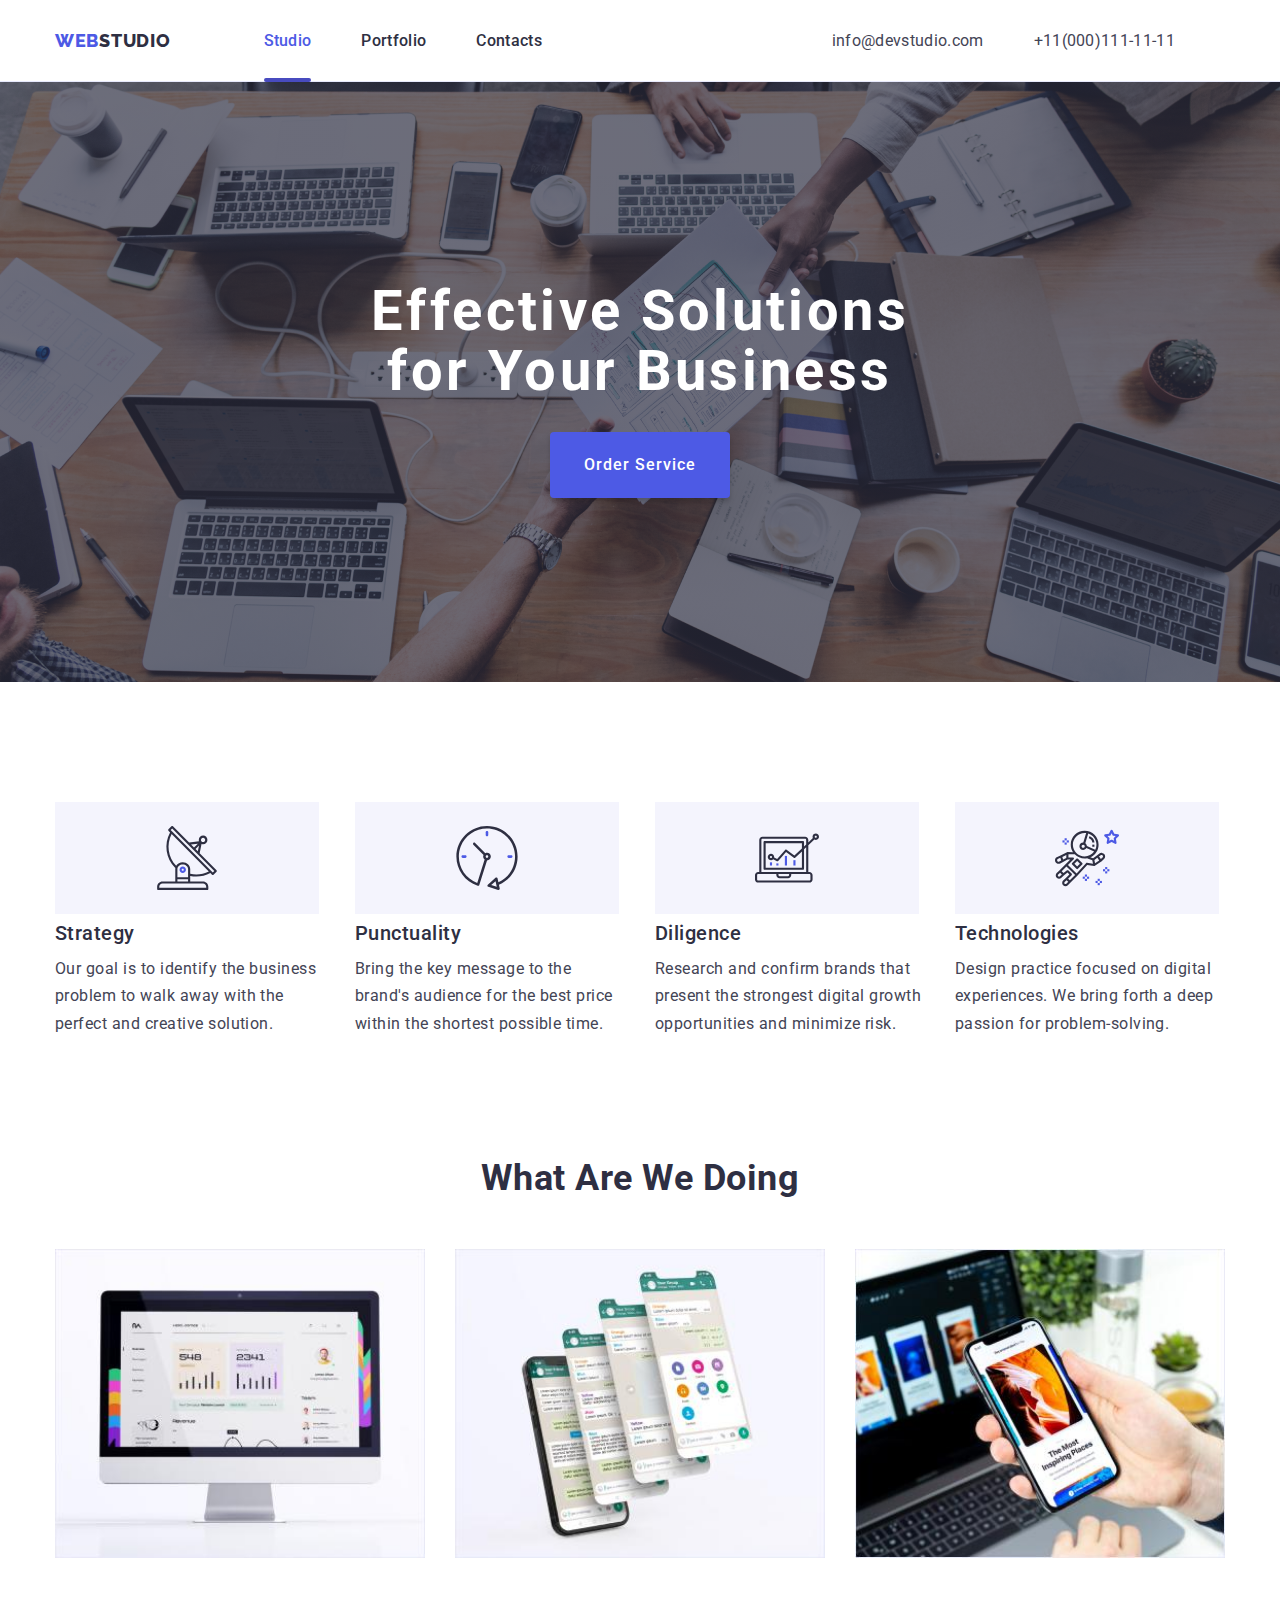
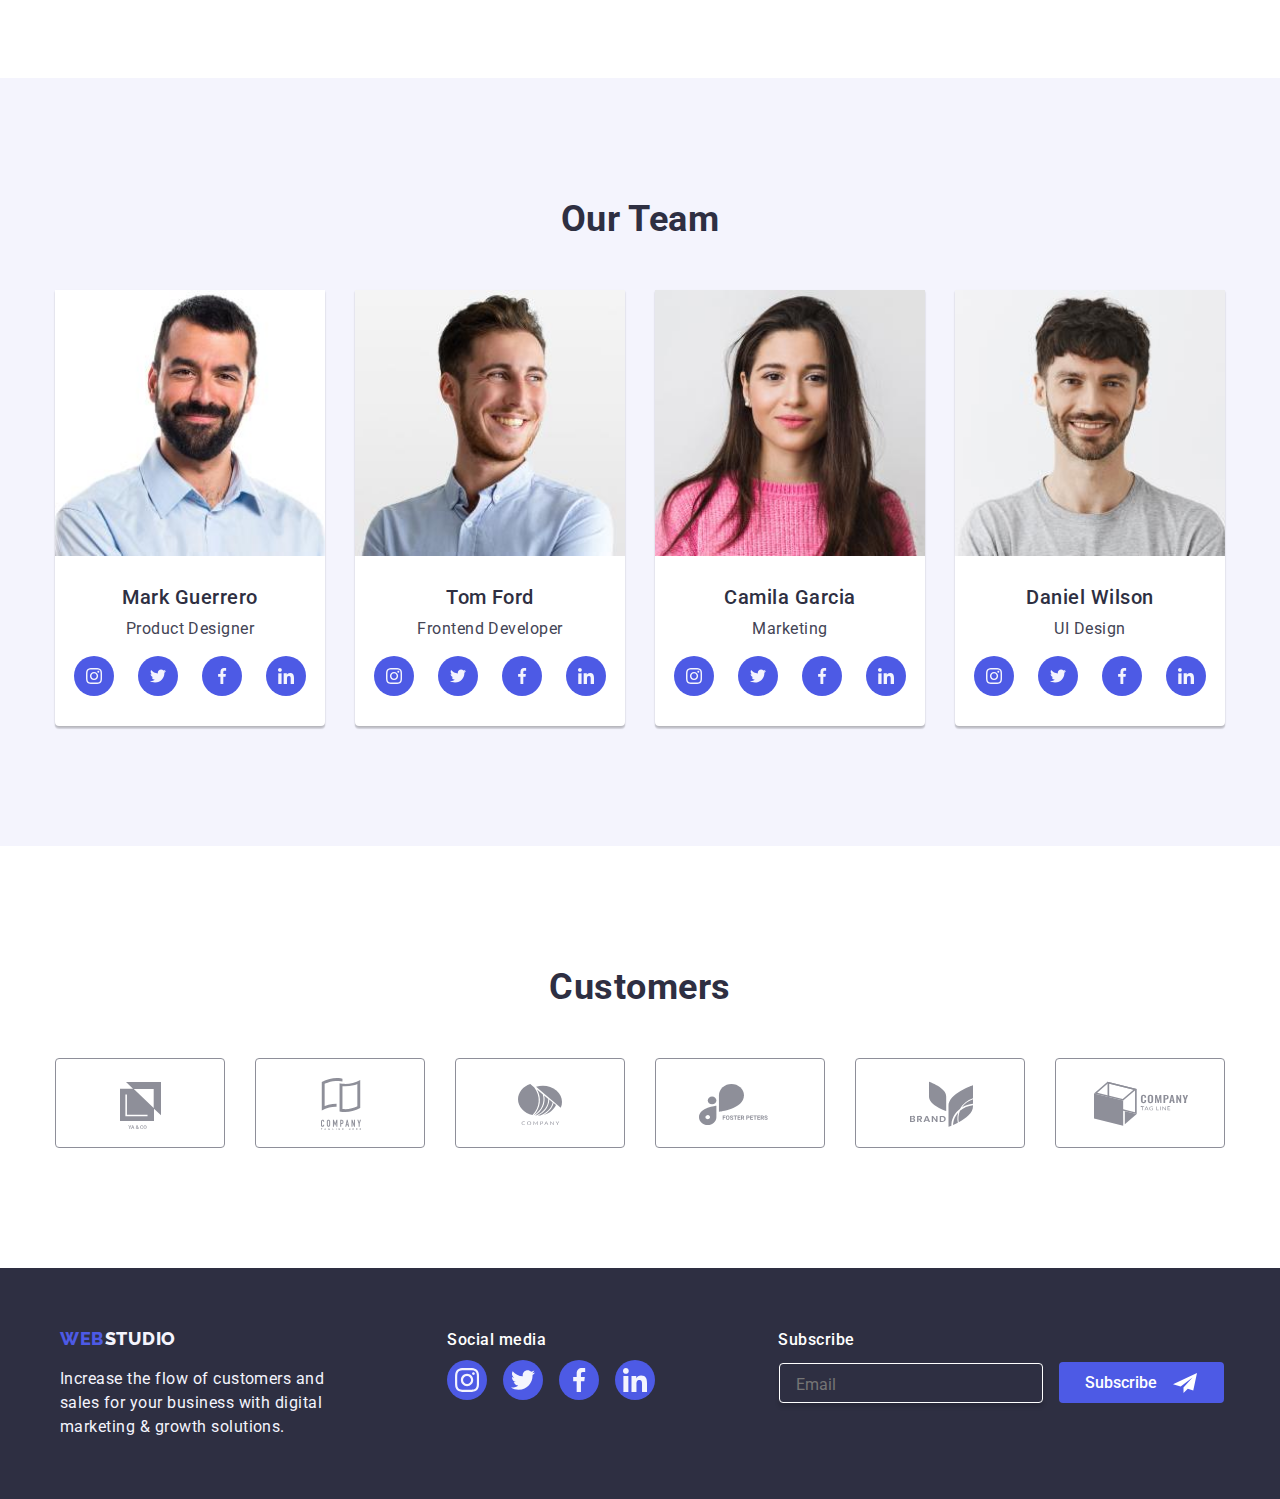
<file: index.html>
<!DOCTYPE html>
<html>
  <head>
    <meta charset="UTF-8" />
    <meta name="viewport" content="width=device-width, initial-scale=1.0" />
    <title>Studio</title>

    <!--FONTS-->
    <link rel="preconnect" href="https://fonts.googleapis.com" />
    <link rel="preconnect" href="https://fonts.gstatic.com" crossorigin />
    <link
      href="https://fonts.googleapis.com/css2?family=Raleway:wght@800&family=Roboto:wght@400;500;700;900&display=swap"
      rel="stylesheet"
    />

    <!--CSS Normalizer-->
    <link
      rel="stylesheet"
      href="https://cdnjs.cloudflare.com/ajax/libs/modern-normalize/2.0.0/modern-normalize.min.css"
    />

    <!--CSS-->
    <link rel="stylesheet" href="./css/styles.css" />
  </head>
  <body>
    <!--Header-->
    <header class="page-header">
      <div class="container menu">
        <nav class="navigation">
          <a class="logo-link" href="./index.html"
            ><span class="logo">WEB</span><span class="studio">STUDIO</span></a
          >
          <ul class="nav-menu list">
            <li class="item">
              <a class="page current link" href="./index.html">Studio</a>
            </li>
            <li class="item">
              <a class="page link" href="./portfolio.html">Portfolio</a>
            </li>
            <li class="item">
              <a class="page link" href="#">Contacts</a>
            </li>
          </ul>
        </nav>

        <ul class="contacts-menu list">
          <li class="item">
            <a class="contact link" href="mailto:info@devstudio.com"
              >info@devstudio.com</a
            >
          </li>
          <li class="item">
            <a class="contact link" href="tel:+110001111111"
              >+11(000)111-11-11</a
            >
          </li>
        </ul>
      </div>
    </header>

    <main>
      <!--Hero Section-->
      <section class="hero">
        <div class="container">
          <h1 class="hero-title">
            Effective Solutions<br />
            for Your Business
          </h1>
          <button class="button primary" type="button" data-modal-open>
            Order Service
          </button>
        </div>
      </section>

      <!--Benefits Section-->
      <section class="section">
        <div class="container">
          <ul class="benefits list">
            <li class="item">
              <div class="icon">
                <svg class="benefits-item-icon" width="64" height="64">
                  <use href="./images/icons.svg#antenna"></use>
                </svg>
              </div>
              <h3 class="title">Strategy</h3>
              <p class="description">
                Our goal is to identify the business<br />problem to walk away
                with the<br />perfect and creative solution.
              </p>
            </li>
            <li class="item">
              <div class="icon">
                <svg class="benefits-item-icon" width="64" height="64">
                  <use href="./images/icons.svg#clock"></use>
                </svg>
              </div>
              <h3 class="title">Punctuality</h3>
              <p class="description">
                Bring the key message to the<br />brand's audience for the best
                price<br />within the shortest possible time.
              </p>
            </li>
            <li class="item">
              <div class="icon">
                <svg class="benefits-item-icon" width="64" height="64">
                  <use href="./images/icons.svg#diagram"></use>
                </svg>
              </div>
              <h3 class="title">Diligence</h3>
              <p class="description">
                Research and confirm brands that<br />present the strongest
                digital growth<br />opportunities and minimize risk.
              </p>
            </li>
            <li class="item">
              <div class="icon">
                <svg class="benefits-item-icon" width="64" height="64">
                  <use href="./images/icons.svg#astronaut"></use>
                </svg>
              </div>
              <h3 class="title">Technologies</h3>
              <p class="description">
                Design practice focused on digital<br />experiences. We bring
                forth a deep<br />passion for problem-solving.
              </p>
            </li>
          </ul>
        </div>
      </section>
      <!--What We Do Section-->
      <section class="section no-top-padding">
        <div class="container">
          <h2 class="section-title">What Are We Doing</h2>
          <ul class="what-we-do list">
            <li class="item">
              <img
                src="./images/img-1.jpg"
                alt="monitor"
                width="370"
                height="294"
                class="image"
              />
            </li>
            <li class="item">
              <img
                src="./images/img-2.jpg"
                alt="mobile phone"
                width="370"
                height="294"
                class="image"
              />
            </li>
            <li class="item">
              <img
                src="./images/img-3.jpg"
                alt="mobile and laptop"
                width="370"
                height="294"
                class="image"
              />
            </li>
          </ul>
        </div>
      </section>

      <!--Team Section-->
      <section class="section bg-team">
        <div class="container">
          <h2 class="section-title">Our Team</h2>
          <ul class="team list">
            <li class="item">
              <img
                src="./images/img-4.jpg"
                alt="Mark Guerrero"
                width="270"
                height="260"
                class="image"
              />
              <h3 class="name">Mark Guerrero</h3>
              <p class="position">Product Designer</p>
              <ul class="social-team list">
                <li class="icon-item">
                  <a
                    class="link"
                    href="https://www.instagram.com/"
                    target="_blank"
                    rel="noopener noreferrer"
                    aria-label="Link to Instagram"
                    ><svg class="icon" width="16" height="16">
                      <use href="./images/icons.svg#icon-instagram"></use></svg
                  ></a>
                </li>
                <li class="icon-item">
                  <a
                    class="link"
                    href="https://twitter.com/"
                    target="_blank"
                    rel="noopener noreferrer"
                    aria-label="Link to Twitter"
                    ><svg class="icon" width="16" height="16">
                      <use href="./images/icons.svg#icon-twitter"></use></svg
                  ></a>
                </li>
                <li class="icon-item">
                  <a
                    class="link"
                    href="https://www.facebook.com/"
                    target="_blank"
                    rel="noopener noreferrer"
                    aria-label="Link to Facebook"
                    ><svg class="icon" width="16" height="16">
                      <use href="./images/icons.svg#icon-facebook"></use></svg
                  ></a>
                </li>
                <li class="icon-item">
                  <a
                    class="link"
                    href="https://www.linkedin.com/"
                    target="_blank"
                    rel="noopener noreferrer"
                    aria-label="Link to Linkedin"
                    ><svg class="icon" width="16" height="16">
                      <use href="./images/icons.svg#icon-linkedin"></use></svg
                  ></a>
                </li>
              </ul>
            </li>
            <li class="item">
              <img
                src="./images/img-5.jpg"
                alt="Tom Ford"
                width="270"
                height="260"
                class="image"
              />
              <h3 class="name">Tom Ford</h3>
              <p class="position">Frontend Developer</p>
              <ul class="social-team list">
                <li class="icon-item">
                  <a
                    class="link"
                    href="https://www.instagram.com/"
                    target="_blank"
                    rel="noopener noreferrer"
                    aria-label="Link to Instagram"
                    ><svg class="icon" width="16" height="16">
                      <use href="./images/icons.svg#icon-instagram"></use></svg
                  ></a>
                </li>
                <li class="icon-item">
                  <a
                    class="link"
                    href="https://twitter.com/"
                    target="_blank"
                    rel="noopener noreferrer"
                    aria-label="Link to Twitter"
                    ><svg class="icon" width="16" height="16">
                      <use href="./images/icons.svg#icon-twitter"></use></svg
                  ></a>
                </li>
                <li class="icon-item">
                  <a
                    class="link"
                    href="https://www.facebook.com/"
                    target="_blank"
                    rel="noopener noreferrer"
                    aria-label="Link to Facebook"
                    ><svg class="icon" width="16" height="16">
                      <use href="./images/icons.svg#icon-facebook"></use></svg
                  ></a>
                </li>
                <li class="icon-item">
                  <a
                    class="link"
                    href="https://www.linkedin.com/"
                    target="_blank"
                    rel="noopener noreferrer"
                    aria-label="Link to Linkedin"
                    ><svg class="icon" width="16" height="16">
                      <use href="./images/icons.svg#icon-linkedin"></use></svg
                  ></a>
                </li>
              </ul>
            </li>
            <li class="item">
              <img
                src="./images/img-6.jpg"
                alt="Camila Garcia"
                width="270"
                height="260"
                class="image"
              />
              <h3 class="name">Camila Garcia</h3>
              <p class="position">Marketing</p>
              <ul class="social-team list">
                <li class="icon-item">
                  <a
                    class="link"
                    href="https://www.instagram.com/"
                    target="_blank"
                    rel="noopener noreferrer"
                    aria-label="Link to Instagram"
                    ><svg class="icon" width="16" height="16">
                      <use href="./images/icons.svg#icon-instagram"></use></svg
                  ></a>
                </li>
                <li class="icon-item">
                  <a
                    class="link"
                    href="https://twitter.com/"
                    target="_blank"
                    rel="noopener noreferrer"
                    aria-label="Link to Twitter"
                    ><svg class="icon" width="16" height="16">
                      <use href="./images/icons.svg#icon-twitter"></use></svg
                  ></a>
                </li>
                <li class="icon-item">
                  <a
                    class="link"
                    href="https://www.facebook.com/"
                    target="_blank"
                    rel="noopener noreferrer"
                    aria-label="Link to Facebook"
                    ><svg class="icon" width="16" height="16">
                      <use href="./images/icons.svg#icon-facebook"></use></svg
                  ></a>
                </li>
                <li class="icon-item">
                  <a
                    class="link"
                    href="https://www.linkedin.com/"
                    target="_blank"
                    rel="noopener noreferrer"
                    aria-label="Link to Linkedin"
                    ><svg class="icon" width="16" height="16">
                      <use href="./images/icons.svg#icon-linkedin"></use></svg
                  ></a>
                </li>
              </ul>
            </li>
            <li class="item">
              <img
                src="./images/img-7.jpg"
                alt="Daniel Wilson"
                width="270"
                height="260"
                class="image"
              />
              <h3 class="name">Daniel Wilson</h3>
              <p class="position">UI Design</p>
              <ul class="social-team list">
                <li class="icon-item">
                  <a
                    class="link"
                    href="https://www.instagram.com/"
                    target="_blank"
                    rel="noopener noreferrer"
                    aria-label="Link to Instagram"
                    ><svg class="icon" width="16" height="16">
                      <use href="./images/icons.svg#icon-instagram"></use></svg
                  ></a>
                </li>
                <li class="icon-item">
                  <a
                    class="link"
                    href="https://twitter.com/"
                    target="_blank"
                    rel="noopener noreferrer"
                    aria-label="Link to Twitter"
                    ><svg class="icon" width="16" height="16">
                      <use href="./images/icons.svg#icon-twitter"></use></svg
                  ></a>
                </li>
                <li class="icon-item">
                  <a
                    class="link"
                    href="https://www.facebook.com/"
                    target="_blank"
                    rel="noopener noreferrer"
                    aria-label="Link to Facebook"
                    ><svg class="icon" width="16" height="16">
                      <use href="./images/icons.svg#icon-facebook"></use></svg
                  ></a>
                </li>
                <li class="icon-item">
                  <a
                    class="link"
                    href="https://www.linkedin.com/"
                    target="_blank"
                    rel="noopener noreferrer"
                    aria-label="Link to Linkedin"
                    ><svg class="icon" width="16" height="16">
                      <use href="./images/icons.svg#icon-linkedin"></use></svg
                  ></a>
                </li>
              </ul>
            </li>
          </ul>
        </div>
      </section>

      <!--Customer Section-->
      <section class="section">
        <div class="container">
          <h2 class="section-title">Customers</h2>
          <ul class="partners list">
            <li class="item">
              <a href="" class="link" aria-label="Client 1">
                <svg class="icon" width="104" height="56">
                  <use href="./images/icons.svg#icon1-customer"></use>
                </svg>
              </a>
            </li>
            <li class="item">
              <a href="" class="link" aria-label="Client 1">
                <svg class="icon" width="104" height="56">
                  <use href="./images/icons.svg#icon2-customer"></use>
                </svg>
              </a>
            </li>
            <li class="item">
              <a href="" class="link" aria-label="Client 1">
                <svg class="icon" width="104" height="56">
                  <use href="./images/icons.svg#icon3-customer"></use>
                </svg>
              </a>
            </li>
            <li class="item">
              <a href="" class="link" aria-label="Client 1">
                <svg class="icon" width="104" height="56">
                  <use href="./images/icons.svg#icon4-customer"></use>
                </svg>
              </a>
            </li>
            <li class="item">
              <a href="" class="link" aria-label="Client 1">
                <svg class="icon" width="104" height="56">
                  <use href="./images/icons.svg#icon5-customer"></use>
                </svg>
              </a>
            </li>
            <li class="item">
              <a href="" class="link" aria-label="Client 1">
                <svg class="icon" width="104" height="56">
                  <use href="./images/icons.svg#icon6-customer"></use>
                </svg>
              </a>
            </li>
          </ul>
        </div>
      </section>
    </main>

    <!--Footer-->
    <footer class="page-footer">
      <div class="container">
        <!--Main Footer-->
        <div class="footer">
          <!--Footer 1-->
          <div class="footer-address">
            <a class="logo-link" href="./index.html"
              ><span class="logo">WEB</span>
              <span class="studio-footer">STUDIO</span></a
            >
            <p class="footer-description">
              Increase the flow of customers and<br />sales for your business
              with digital<br />marketing & growth solutions.
            </p>
          </div>

          <!--Footer 2-->
          <div class="footer-block">
            <b class="footer-heading">Social media</b>
            <ul class="social-footer list">
              <li class="icon-item">
                <a
                  class="link"
                  href="https://www.instagram.com/"
                  target="_blank"
                  rel="noopener noreferrer"
                  aria-label="Link to Instagram"
                  ><svg class="icon" width="24" height="24">
                    <use href="./images/icons.svg#icon2-instagram"></use></svg
                ></a>
              </li>
              <li class="icon-item">
                <a
                  class="link"
                  href="https://www.twitter.com/"
                  target="_blank"
                  rel="noopener noreferrer"
                  aria-label="Link to Twitter"
                  ><svg class="icon" width="24" height="24">
                    <use href="./images/icons.svg#icon2-twitter"></use></svg
                ></a>
              </li>
              <li class="icon-item">
                <a
                  class="link"
                  href="https://www.facebook.com/"
                  target="_blank"
                  rel="noopener noreferrer"
                  aria-label="Link to Facebook"
                  ><svg class="icon" width="24" height="24">
                    <use href="./images/icons.svg#icon2-facebook"></use></svg
                ></a>
              </li>
              <li class="icon-item">
                <a
                  class="link"
                  href="https://www.linkedin.com/"
                  target="_blank"
                  rel="noopener noreferrer"
                  aria-label="Link to Linkedin"
                  ><svg class="icon" width="24" height="24">
                    <use href="./images/icons.svg#icon2-linkedin"></use></svg
                ></a>
              </li>
            </ul>
          </div>
          <div class="footer-subscribe">
            <p class="subscribe-title footer-heading">Subscribe</p>
            <form class="subscribe-form">
              <label class="subscribe-field">
                <input
                  required
                  class="subscribe-input"
                  type="email"
                  name="user-email"
                  placeholder="Email"
                />
              </label>
              <button class="subscribe-button" type="submit">Subscribe</button
              ><svg class="subscribe-icon" width="24" height="24">
                <use href="./images/icons.svg#subscribe-icon"></use>
              </svg>
            </form>
          </div>
        </div>
      </div>
    </footer>

    <!--MODAL-->
    <div class="backdrop is-hidden" data-modal>
      <div class="modal">
        <button class="modal-close" type="button" data-modal-close>
          <svg class="modal-close-icon" width="8" height="8">
            <use href="./images/icons.svg#icon-close"></use>
          </svg>
        </button>
        <p class="modal-title">Leave your contacts and we will call you back</p>
        <form class="form" name="modal-form">
          <!--Name-->
          <label class="form-field">
            <span class="form-label">Name</span>
            <input class="form-input" type="text" name="user-name" required />
            <svg class="form-icon icon-name" width="18" height="24">
              <use href="./images/icons.svg#name-icon"></use>
            </svg>
          </label>

          <!--Phone-->
          <label class="form-field">
            <span class="form-label">Phone</span>
            <input class="form-input" type="tel" name="user-phone" required />
            <svg class="form-icon" width="18" height="24">
              <use href="./images/icons.svg#phone-icon"></use>
            </svg>
          </label>

          <!--Email-->
          <label class="form-field">
            <span class="form-label">Email</span>
            <input class="form-input" type="email" name="user-email" required />
            <svg class="form-icon" width="18" height="24">
              <use href="./images/icons.svg#email-icon"></use>
            </svg>
          </label>

          <!--Comment-->
          <label class="form-field">
            <span class="form-label">Comment</span>
            <textarea
              class="form-textarea"
              name="user-feedback"
              rows="8"
              placeholder="Text input"
            ></textarea>
          </label>

          <!--Terms-->
          <label class="form-agreement">
            <input
              class="form-checkbox visually-hidden"
              type="checkbox"
              name="user-terms"
            /><svg class="form-checkbox-icon" width="16" height="16">
              <use href="./images/icons.svg#checkbox-icon"></use></svg
            ><span class="form-agreement-text"
              >I accept the terms and conditions of the
              <a class="form-terms" href="">Privacy Policy</a></span
            >
          </label>

          <!--Form Button-->

          <button class="button-forms button" type="submit">Send</button>
        </form>
      </div>
    </div>

    <!--MODAL SCRIPT-->
    <script src="./js/modal.js"></script>
  </body>
</html>
</file>
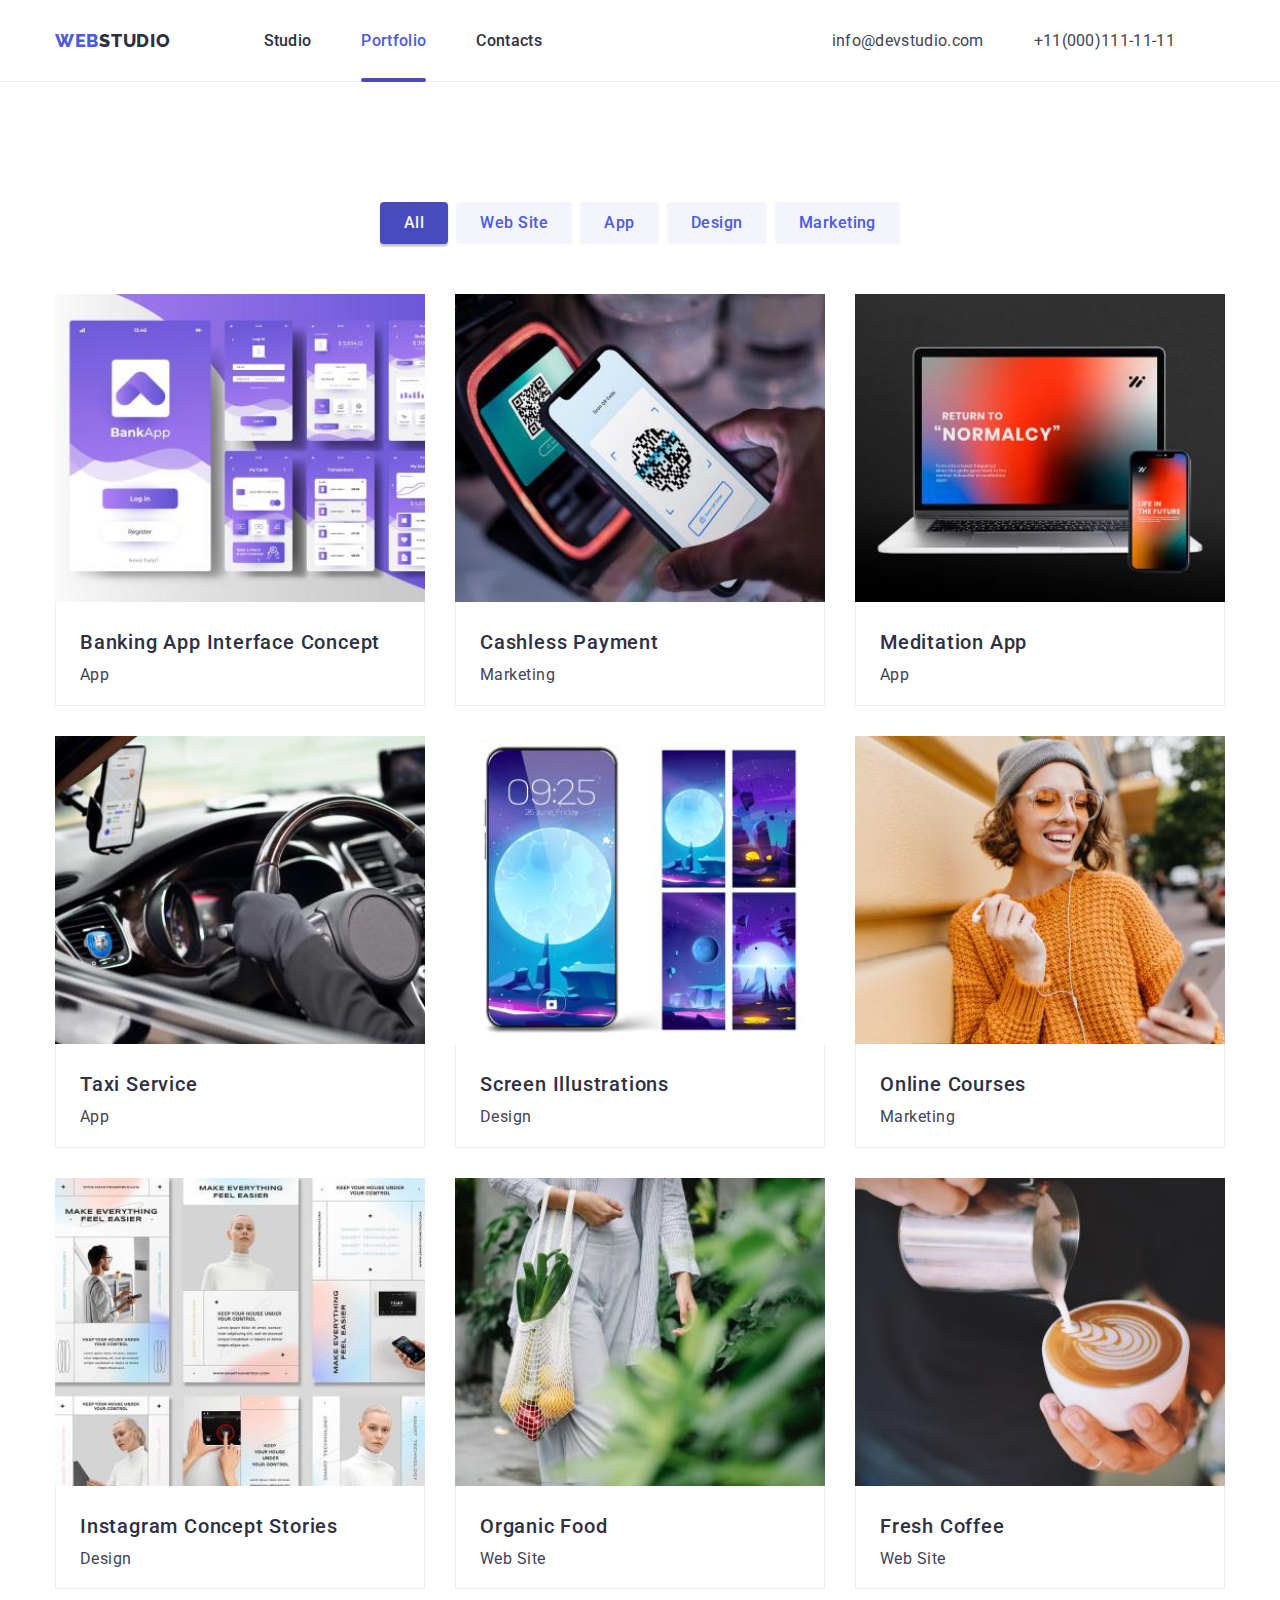
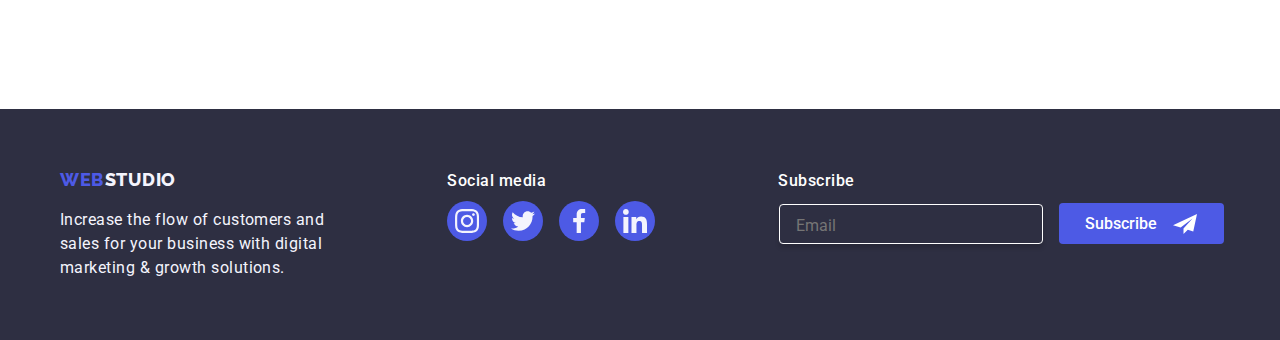
<file: portfolio.html>
<!DOCTYPE html>
<html>
  <head>
    <meta charset="UTF-8" />
    <meta name="viewport" content="width=device-width, initial-scale=1.0" />
    <title>Portfolio</title>

    <!--FONTS-->
    <link rel="preconnect" href="https://fonts.googleapis.com" />
    <link rel="preconnect" href="https://fonts.gstatic.com" crossorigin />
    <link
      href="https://fonts.googleapis.com/css2?family=Raleway:wght@800&family=Roboto:wght@400;500;700;900&display=swap"
      rel="stylesheet"
    />

    <!--CSS Normalizer-->
    <link
      rel="stylesheet"
      href="https://cdnjs.cloudflare.com/ajax/libs/modern-normalize/2.0.0/modern-normalize.min.css"
    />

    <!--CSS-->
    <link rel="stylesheet" href="./css/styles.css" />
  </head>
  <body>
    <!--Header-->
    <header class="page-header">
      <div class="container menu">
        <nav class="navigation">
          <a class="logo-link" href="./index.html"
            ><span class="logo">WEB</span><span class="studio">STUDIO</span></a
          >
          <ul class="nav-menu list">
            <li class="item">
              <a class="page link" href="./index.html">Studio</a>
            </li>
            <li class="item">
              <a class="page current link" href="./portfolio.html">Portfolio</a>
            </li>
            <li class="item">
              <a class="page link" href="#">Contacts</a>
            </li>
          </ul>
        </nav>

        <ul class="contacts-menu list">
          <li class="item">
            <a class="contact link" href="mailto:info@devstudio.com"
              >info@devstudio.com</a
            >
          </li>
          <li class="item">
            <a class="contact link" href="tel:+110001111111"
              >+11(000)111-11-11</a
            >
          </li>
        </ul>
      </div>
    </header>
    <main>
      <!--Buttons(Portfolio)-->
      <section class="section">
        <div class="container">
          <ul class="filters list">
            <li class="space">
              <button class="button filter current" type="button">All</button>
            </li>
            <li class="space">
              <button class="button filter" type="button">Web Site</button>
            </li>
            <li class="space">
              <button class="button filter" type="button">App</button>
            </li>
            <li class="space">
              <button class="button filter" type="button">Design</button>
            </li>
            <li class="space">
              <button class="button filter" type="button">Marketing</button>
            </li>
          </ul>

          <!--Portfolio-->
          <ul class="projects list">
            <li class="project-card">
              <a href="" class="project link">
                <div class="project-card-cover">
                  <img
                    src="./images/img-8.jpg"
                    alt="Banking App"
                    width="370"
                    height="294"
                    class="image"
                  />
                  <p class="project-card-cover-text">
                    14 Stylish and User-Friendly App Design Concepts · Task
                    Manager App · Calorie Tracker App · Exotic Fruit Ecommerce
                    App · Cloud Storage App
                  </p>
                </div>
                <div class="substrate">
                  <h2 class="name">Banking App Interface Concept</h2>
                  <p class="type">App</p>
                </div>
              </a>
            </li>
            <li class="project-card">
              <a href="" class="project link">
                <div class="project-card-cover">
                  <img
                    src="./images/img-9.jpg"
                    alt="Cashless Payment"
                    width="370"
                    height="294"
                    class="image"
                  />
                  <p class="project-card-cover-text">
                    14 Stylish and User-Friendly App Design Concepts · Task
                    Manager App · Calorie Tracker App · Exotic Fruit Ecommerce
                    App · Cloud Storage App
                  </p>
                </div>
                <div class="substrate">
                  <h2 class="name">Cashless Payment</h2>
                  <p class="type">Marketing</p>
                </div>
              </a>
            </li>
            <li class="project-card">
              <a href="" class="project link">
                <div class="project-card-cover">
                  <img
                    src="./images/img-10.jpg"
                    alt="Meditation App"
                    width="370"
                    height="294"
                    class="image"
                  />
                  <p class="project-card-cover-text">
                    14 Stylish and User-Friendly App Design Concepts · Task
                    Manager App · Calorie Tracker App · Exotic Fruit Ecommerce
                    App · Cloud Storage App
                  </p>
                </div>
                <div class="substrate">
                  <h2 class="name">Meditation App</h2>
                  <p class="type">App</p>
                </div>
              </a>
            </li>
            <li class="project-card">
              <a href="" class="project link">
                <div class="project-card-cover">
                  <img
                    src="./images/img-11.jpg"
                    alt="Taxi Service"
                    width="370"
                    height="294"
                    class="image"
                  />
                  <p class="project-card-cover-text">
                    14 Stylish and User-Friendly App Design Concepts · Task
                    Manager App · Calorie Tracker App · Exotic Fruit Ecommerce
                    App · Cloud Storage App
                  </p>
                </div>
                <div class="substrate">
                  <h2 class="name">Taxi Service</h2>
                  <p class="type">App</p>
                </div>
              </a>
            </li>
            <li class="project-card">
              <a href="" class="project link">
                <div class="project-card-cover">
                  <img
                    src="./images/img-12.jpg"
                    alt="Screen Illustrations"
                    width="370"
                    height="294"
                    class="image"
                  />
                  <p class="project-card-cover-text">
                    14 Stylish and User-Friendly App Design Concepts · Task
                    Manager App · Calorie Tracker App · Exotic Fruit Ecommerce
                    App · Cloud Storage App
                  </p>
                </div>
                <div class="substrate">
                  <h2 class="name">Screen Illustrations</h2>
                  <p class="type">Design</p>
                </div>
              </a>
            </li>
            <li class="project-card">
              <a href="" class="project link">
                <div class="project-card-cover">
                  <img
                    src="./images/img-13.jpg"
                    alt="Online Courses"
                    width="370"
                    height="294"
                    class="image"
                  />
                  <p class="project-card-cover-text">
                    14 Stylish and User-Friendly App Design Concepts · Task
                    Manager App · Calorie Tracker App · Exotic Fruit Ecommerce
                    App · Cloud Storage App
                  </p>
                </div>
                <div class="substrate">
                  <h2 class="name">Online Courses</h2>
                  <p class="type">Marketing</p>
                </div>
              </a>
            </li>
            <li class="project-card">
              <a href="" class="project link">
                <div class="project-card-cover">
                  <img
                    src="./images/img-14.jpg"
                    alt="Instagram Stories"
                    width="370"
                    height="294"
                    class="image"
                  />
                  <p class="project-card-cover-text">
                    14 Stylish and User-Friendly App Design Concepts · Task
                    Manager App · Calorie Tracker App · Exotic Fruit Ecommerce
                    App · Cloud Storage App
                  </p>
                </div>
                <div class="substrate">
                  <h2 class="name">Instagram Concept Stories</h2>
                  <p class="type">Design</p>
                </div>
              </a>
            </li>
            <li class="project-card">
              <a href="" class="project link">
                <div class="project-card-cover">
                  <img
                    src="./images/img-15.jpg"
                    alt="Organic Food"
                    width="370"
                    height="294"
                    class="image"
                  />
                  <p class="project-card-cover-text">
                    14 Stylish and User-Friendly App Design Concepts · Task
                    Manager App · Calorie Tracker App · Exotic Fruit Ecommerce
                    App · Cloud Storage App
                  </p>
                </div>
                <div class="substrate">
                  <h2 class="name">Organic Food</h2>
                  <p class="type">Web Site</p>
                </div>
              </a>
            </li>
            <li class="project-card">
              <a href="" class="project link">
                <div class="project-card-cover">
                  <img
                    src="./images/img-16.jpg"
                    alt="Coffee"
                    width="370"
                    height="294"
                    class="image"
                  />
                  <p class="project-card-cover-text">
                    14 Stylish and User-Friendly App Design Concepts · Task
                    Manager App · Calorie Tracker App · Exotic Fruit Ecommerce
                    App · Cloud Storage App
                  </p>
                </div>
                <div class="substrate">
                  <h2 class="name">Fresh Coffee</h2>
                  <p class="type">Web Site</p>
                </div>
              </a>
            </li>
          </ul>
        </div>
      </section>
    </main>

    <!--Footer-->
    <footer class="page-footer">
      <div class="container">
        <!--Main Footer-->
        <div class="footer">
          <!--Footer 1-->
          <div class="footer-address">
            <a class="logo-link" href="./index.html"
              ><span class="logo">WEB</span>
              <span class="studio-footer">STUDIO</span></a
            >
            <p class="footer-description">
              Increase the flow of customers and<br />sales for your business
              with digital<br />marketing & growth solutions.
            </p>
          </div>

          <!--Footer 2-->
          <div class="footer-block">
            <b class="footer-heading">Social media</b>
            <ul class="social-footer list">
              <li class="icon-item">
                <a
                  class="link"
                  href="https://www.instagram.com/"
                  target="_blank"
                  rel="noopener noreferrer"
                  aria-label="Link to Instagram"
                  ><svg class="icon" width="24" height="24">
                    <use href="./images/icons.svg#icon2-instagram"></use></svg
                ></a>
              </li>
              <li class="icon-item">
                <a
                  class="link"
                  href="https://www.twitter.com/"
                  target="_blank"
                  rel="noopener noreferrer"
                  aria-label="Link to Twitter"
                  ><svg class="icon" width="24" height="24">
                    <use href="./images/icons.svg#icon2-twitter"></use></svg
                ></a>
              </li>
              <li class="icon-item">
                <a
                  class="link"
                  href="https://www.facebook.com/"
                  target="_blank"
                  rel="noopener noreferrer"
                  aria-label="Link to Facebook"
                  ><svg class="icon" width="24" height="24">
                    <use href="./images/icons.svg#icon2-facebook"></use></svg
                ></a>
              </li>
              <li class="icon-item">
                <a
                  class="link"
                  href="https://www.linkedin.com/"
                  target="_blank"
                  rel="noopener noreferrer"
                  aria-label="Link to Linkedin"
                  ><svg class="icon" width="24" height="24">
                    <use href="./images/icons.svg#icon2-linkedin"></use></svg
                ></a>
              </li>
            </ul>
          </div>
          <div class="footer-subscribe">
            <p class="subscribe-title footer-heading">Subscribe</p>
            <form class="subscribe-form">
              <label class="subscribe-field">
                <input
                  class="subscribe-input"
                  type="email"
                  name="user-email"
                  placeholder="Email"
                />
              </label>
              <button class="subscribe-button" type="submit">Subscribe</button
              ><svg class="subscribe-icon" width="24" height="24">
                <use href="./images/icons.svg#subscribe-icon"></use>
              </svg>
            </form>
          </div>
        </div>
      </div>
    </footer>
  </body>
</html>
</file>
<file: css/styles.css>
/* CSS Variables */

:root {
  --iris: #4d5ae5;
  --navyblue: #2e2f42;
  --cloud: #f4f4fd;
  --cornflower: #e7e9fc;
  --ocean: #484bbf;
  --slate: #434455;
  --white: #fff;
  --cloud: #f4f4fd;
  --green: #31d0a3;
  --lightslate: #8e8f99;
  --dairy: #fcfcfc;
}

h1,
h2,
h3,
h4,
h5,
h6,
p {
  margin: 0;
}

html {
  box-sizing: border-box;
}

*,
*::before,
*::after {
  box-sizing: inherit;
}

img {
  display: block;
  max-width: 100%;
  height: auto;
}

body {
  font-family: "Roboto", sans-serif;
  font-size: 16px;
  letter-spacing: 0.03em;
  color: var(--slate);
  background-color: var(--white);
}

/* General Elements */
.list {
  list-style: none;
  padding: 0;
  margin: 0;
}

.link {
  text-decoration: none;
  color: inherit;
}

.container {
  width: 1200px;
  padding: 0 15px;
  margin: 0 auto;
}

.menu,
.navigation,
.nav-menu,
.contacts-menu {
  display: flex;
  align-items: center;
}

.page {
  position: relative;
  color: var(--ocean);
}

.page.current::after {
  content: "";
  position: absolute;
  left: 0;
  bottom: -1px;
  width: 100%;
  height: 4px;
  border-radius: 2px;
  border: 2px solid var(--ocean);
  background-color: var(--ocean);
}

.page::after {
  width: 0;
  transition: border-color 250ms ease-in-out, background-color 250ms ease-in-out;
  content: "";
  border-radius: 2px;
  height: 4px;
  position: absolute;
  left: 0;
  bottom: -1px;
}

.page:hover::after,
.page:focus::after {
  width: 100%;
  background-color: var(--ocean);
  border: 2px solid var(--ocean);
}

.logo-link {
  font-family: "Raleway", sans-serif;
  font-size: 0;
  font-weight: 800;
  text-decoration: none;
}

.logo-link > span {
  font-size: 18px;
  line-height: 1.17;
  letter-spacing: 0.04em;
}

.studio {
  color: var(--navyblue);
}

.section-title {
  color: var(--navyblue);
  font-size: 36px;
  line-height: 1.17;
  text-align: center;
  font-weight: 700;
  margin-bottom: 50px;
}

.contacts-menu {
  margin-left: auto;
}

.nav-menu .item:not(:last-child),
.contacts-menu .item:not(last-child) {
  margin-right: 50px;
}

.nav-menu .page,
.contacts-menu .contact {
  font-weight: 500;
  color: var(--navyblue);
  text-decoration: none;
  line-height: 1.14;
  letter-spacing: 0.02em;
  display: block;
  padding-top: 32px;
  padding-bottom: 31px;
  transition: color 250ms cubic-bezier(0.4, 0, 0.2, 1);
}

.contacts-menu .contact {
  color: var(--slate);
  font-weight: 400;
}

.nav-menu {
  margin-left: 93px;
}

.nav-menu .page:hover,
.nav-menu .page:focus,
.nav-menu .page.current,
.contacts-menu .contact:hover,
.contacts-menu .contact:focus {
  color: var(--iris);
}

/*checked*/
.hero {
  padding: 200px 0;
  text-align: center;
  height: 600px;
  margin: 0 auto;
  background-image: linear-gradient(
      rgba(46, 47, 66, 0.7),
      rgba(46, 47, 66, 0.7)
    ),
    url(../images/people-office-bg.png);
  background-size: cover;
  background-position: center;
  background-repeat: no-repeat;
}

.hero-title {
  font-size: 56px;
  font-weight: 700;
  line-height: 1.07;
  letter-spacing: 0.06em;
  color: var(--white);
  margin-bottom: 30px;
}

.benefits .title {
  font-size: 20px;
  font-weight: 500;
  color: var(--navyblue);
  line-height: 1.14;
  margin-bottom: 10px;
}

.section .benefits {
  display: flex;
  flex-wrap: wrap;
  margin-left: -30px;
  margin-top: -30px;
}

.benefits .item {
  flex-basis: calc(100% / 4 - 30px);
  margin-left: 30px;
  margin-top: 30px;
}

.benefits .icon {
  width: 264px;
  height: 112px;
  display: flex;
  align-items: center;
  justify-content: center;
  margin-bottom: 8px;
  background-color: var(--cloud);
}

.benefits .description {
  color: var(--slate);
  line-height: 1.71;
  font-size: 16px;
  font-weight: 400;
}

.list.what-we-do {
  display: flex;
  flex-wrap: wrap;
  margin-left: -30px;
  margin-top: -30px;
}

.what-we-do .item {
  flex-basis: calc(100% / 3 - 30px);
  margin-left: 30px;
  margin-top: 30px;
}

.team {
  display: flex;
  flex-wrap: wrap;
  margin-left: -30px;
  margin-top: -30px;
}

.team .item {
  flex-basis: calc(100% / 4 - 30px);
  margin-left: 30px;
  margin-top: 30px;
  padding-bottom: 30px;
  background-color: var(--white);
  border-radius: 0px 0px 4px 4px;
  box-shadow: 0px 3px 1px rgba(0, 0, 0, 0.1), 0px 1px 2px rgba(0, 0, 0, 0.08),
    0px 2px 2px rgba(0, 0, 0, 0.12);
}

.bg-team {
  background-color: var(--cloud);
}

.team .name,
.team .position {
  line-height: 1.19;
  text-align: center;
}

.team .name {
  font-size: 20px;
  font-weight: 500;
  color: var(--navyblue);
  padding-top: 30px;
  padding-bottom: 10px;
}

.team .position {
  color: var(--slate);
  font-size: 16px;
  font-weight: 400;
  padding-bottom: 8px;
}

.social-team {
  padding-top: 10px;
  display: flex;
  justify-content: center;
  gap: 24px;
}

.social-team .link {
  display: flex;
  width: 100%;
  height: 100%;
  align-items: center;
  justify-content: center;
  border-radius: 50%;
  background-color: var(--iris);
  color: var(--cloud);
  transition: background-color 250ms cubic-bezier(0.4, 0, 0.2, 1),
    color cubic-bezier(0.4, 0, 0.2, 1);
}

.icon-item {
  width: 40px;
  height: 40px;
}

.social-team .icon-item .link:hover,
.social-team .icon-item .link:focus {
  background-color: var(--ocean);
}

.social-footer .icon-item .link:hover,
.social-footer .icon-item .link:focus {
  background-color: var(--green);
}

.social-team .icon {
  width: 16px;
  height: 16px;
  fill: currentColor;
}

.substrate {
  background-color: var(--white);
  padding: 20px 24px;
  border: 1px solid #eeeeee;
  border-top: 0;
}

.page-footer {
  padding: 60px 0 60px 60px;
  background-color: var(--navyblue);
  margin: 0 auto;
}

.footer {
  display: flex;
  flex-wrap: wrap;
  margin-top: -12px;
  margin-left: -50px;
  align-items: baseline;
}

.footer-address {
  margin-top: 12px;
  margin-left: 25px;
}

.footer-block {
  margin-top: 12px;
  margin-left: 123px;
}

.studio-footer {
  color: var(--cloud);
}

.footer-heading {
  font-size: 16px;
  font-weight: 500;
  color: var(--white);
}

.social-footer {
  display: flex;
  justify-content: flex-start;
  gap: 16px;
  padding-top: 10px;
}

.social-footer .link {
  display: flex;
  height: 100%;
  width: 100%;
  align-items: center;
  justify-content: center;
  background-color: var(--iris);
  border-radius: 50%;
  color: var(--cloud);
}

.social-footer .icon {
  width: 24px;
  height: 24px;
  fill: currentColor;
}
.logo-link.footer {
  margin-bottom: 20px;
}

.footer-description {
  color: var(--cloud);
  font-size: 16px;
  line-height: 1.5;
  padding-top: 17px;
  font-weight: 400;
}

.footer-wrap {
  display: flex;
  padding-left: 100px;
}

.footer-social-list {
  display: flex;
  gap: 16px;
}

.button {
  border-color: transparent;
  cursor: pointer;
  font-family: inherit;
  font-size: 16px;
  border-radius: 4px;
  letter-spacing: 0.03em;
}

.button.primary {
  color: white;
  background-color: var(--iris);
  box-shadow: 0px 4px 4px rgba(0, 0, 0, 0.15);
  line-height: 1.87;
  letter-spacing: 0.06em;
  font-weight: 500;
  padding: 16px 32px;
  transition: background-color 250ms cubic-bezier(0.4, 0, 0.2, 1);
}

.button.primary:hover,
.button.primary:focus {
  background-color: var(--ocean);
  box-shadow: 0px 3px 1px rgba(0, 0, 0, 0.1), 0px 1px 2px rgba(0, 0, 0, 0.08),
    0px 2px 2px rgba(0, 0, 0, 0.12);
}

.button.filter {
  background-color: var(--cloud);
  color: var(--iris);
  font-style: normal;
  line-height: 1.62;
  font-weight: 500;
  padding: 6px 22px;
  transition: background-color 250ms cubic-bezier(0.4, 0, 0.2, 1),
    color 250ms cubic-bezier(0.4, 0, 0.2, 1);
}

.button.filter:hover,
.button.filter:focus,
.button.filter.current {
  background-color: var(--ocean);
  color: var(--cloud);
  box-shadow: 0px 3px 1px rgba(0, 0, 0, 0.1), 0px 1px 2px rgba(0, 0, 0, 0.08),
    0px 2px 2px rgba(0, 0, 0, 0.12);
}

.project .name {
  font-size: 20px;
  font-weight: 500;
  line-height: 2;
  letter-spacing: 0.04em;
  color: var(--navyblue);
  margin-bottom: 4px;
}

.project-type {
  color: var(--slate);
  font-weight: 400;
  line-height: 1.87;
  font-size: 16px;
}
/*Header Section*/

.logo,
.studio {
  display: inline-block;
}

.logo {
  color: var(--iris);
}

.page-header {
  border-bottom: 1px solid var(--cornflower);
}

/* Section */

.section {
  padding-top: 120px;
  padding-bottom: 120px;
}

.section.no-top-padding {
  padding-top: 0;
}

.partners {
  display: flex;
  gap: 30px;
}

.partners .item {
  height: 90px;
  width: calc((100% - 150px) / 6);
}

.partners .link {
  display: flex;
  width: 100%;
  height: 100%;
  border: 1px solid var(--lightslate);
  border-radius: 4px;
  justify-content: center;
  align-items: center;
  color: var(--lightslate);
  transition: background-color 250ms cubic-bezier(0.4, 0, 0.2, 1),
    color 250ms cubic-bezier(0.4, 0, 0.2, 1);
}

.partners .icon {
  fill: currentColor;
}

.partners .link:hover,
.partners .link:focus {
  color: var(--ocean);
  border-color: var(--ocean);
}

.filters {
  display: flex;
  justify-content: center;
  margin-bottom: 50px;
}

.filters .space + .space {
  margin-left: 8px;
}

.projects {
  display: flex;
  flex-wrap: wrap;
  margin-left: -30px;
  margin-top: -30px;
}

.project-card {
  flex-basis: calc(100% / 3 - 30px);
  margin-left: 30px;
  margin-top: 30px;
  transition: box-shadow 250ms cubic-bezier(0.4, 0, 0.2, 1);
}

.project-card:hover {
  box-shadow: 0px 2px 1px 0px rgba(46, 47, 66, 0.08),
    0px 1px 1px 0px rgba(46, 47, 66, 0.16),
    0px 1px 6px 0px rgba(46, 47, 66, 0.08);
}

.project-card-cover {
  position: relative;
  overflow: hidden;
}

.project-card-cover-text {
  position: absolute;
  top: 0;
  height: 100%;
  width: 100%;
  padding: 40px;
  font-size: 16px;
  font-style: normal;
  font-weight: 400;
  line-height: 24px;
  letter-spacing: 0.32px;
  color: var(--cloud);
  background-color: var(--iris);
  transform: translateY(100%);
  transition: transform 250ms cubic-bezier(0.4, 0, 0.2, 1);
}

.project-card:hover .project-card-cover-text {
  transform: translate(0);
}

.backdrop {
  position: fixed;
  top: 0;
  left: 0;
  width: 100%;
  height: 100%;
  background-color: rgba(0, 0, 0, 0.2);
  opacity: 1;

  transition: opacity 250ms cubic-bezier(0.4, 0, 0.2, 1);
}

.modal {
  padding: 72px 24px 24px 24px;
  position: absolute;
  top: 50%;
  left: 50%;
  min-width: 408px;
  min-height: 584px;
  border-radius: 4px;
  background-color: var(--dairy);
  transform: translate(-50%, -50%) scale(1);
  transition: transform 250ms cubic-bezier(0.4, 0, 0.2, 1);
}

.modal-title {
  font-size: 16px;
  font-style: normal;
  font-weight: 500;
  line-height: 24px;
  letter-spacing: 0.32px;
  color: var(--navyblue);
  text-align: center;
  margin-bottom: 34px;
}

.backdrop.is-hidden .modal {
  transform: translate(-50%, -50%) scale(0);
}

.modal-close {
  position: absolute;
  top: 24px;
  right: 24px;
  padding: 0px;
  display: flex;
  justify-content: center;
  align-items: center;
  width: 24px;
  height: 24px;
  background-color: var(--cornflower);
  color: var(--navyblue);
  border: 1px solid rgba(0, 0, 0, 0.1);
  border-radius: 15px;
  cursor: pointer;
  transition: color 250ms cubic-bezier(0.4, 0, 0.2, 1),
    background-color 250ms ease-in-out;
}

.modal-close-icon {
  fill: currentColor;
}

.modal-close:hover,
.modal-close:focus {
  background-color: var(--ocean);
  color: var(--dairy);
}

.is-hidden {
  visibility: none;
  opacity: 0;
  pointer-events: none;
}

/* MODAL Forms */

.form {
  /*margin-top: 24px;*/
}

.form-field {
  /*margin-top: 16px;*/
  display: block;
  position: relative;
  font-size: 12px;
}

.form-label {
  position: absolute;
  top: -16px;
  font-size: 12px;
  font-style: normal;
  font-weight: 400;
  line-height: 14px;
  letter-spacing: 0.48px;
}

.form-input {
  display: block;
  width: 360px;
  height: 40px;
  margin-bottom: 27px;
  padding: 11px 16px 11px 38px;
  border-radius: 4px;
  border: 1px solid rgba(46, 47, 66, 0.4);
  color: var(--navyblue);
  transition: border-color 250ms cubic-bezier(0.4, 0, 0.2, 1);
}

.form-textarea {
  padding-left: 16px;
  resize: none;
  padding-top: 8px;
  width: 360px;
  height: 120px;
  border-radius: 4px;
  border: 1px solid rgba(46, 47, 66, 0.4);
  color: var(--navyblue);
  transition: border-color 250ms cubic-bezier(0.4, 0, 0.2, 1);
}

.form-input:hover,
.form-textarea:hover,
.form-input:focus,
.form-textarea:focus {
  outline: none;
  border-color: var(--iris);
}

.form-agreement {
  display: flex;
  justify-content: flex-start;
  align-items: center;
  gap: 8px;
  margin-bottom: 24px;
  margin-top: 16px;
}

.visually-hidden {
  position: absolute;
  width: 16px;
  height: 16px;
  margin: -1px;
  border: 0;
  padding: 0;
  white-space: nowrap;
  clip-path: inset(100%);
  clip: rect(0 0 0 0);
  overflow: hidden;
}

.form-agreement-text {
  font-size: 12px;
  font-style: normal;
  font-weight: 400;
  line-height: 14px;
  letter-spacing: 0.48px;
}

.form-icon {
  position: absolute;
  top: 50%;
  left: 12px;
  transform: translateY(-50%);
  cursor: pointer;
  fill: currentColor;
  color: var(--navyblue);
  transition: fill 250ms cubic-bezier(0.4, 0, 0.2, 1);
}

.form-icon.icon-name {
  fill: currentColor;
  color: var(--navyblue);
}

.form-input:hover + .form-icon,
.form-input:focus + .form-icon {
  fill: var(--iris);
}

.form-terms {
  font-size: 12px;
  font-style: normal;
  font-weight: 400;
  line-height: 16px;
  letter-spacing: 0.48px;
}

.form-checkbox-icon {
  fill: none;
  border: 1px solid var(--lightslate);
  border-radius: 2px;
  transition: border-color 250ms cubic-bezier(0.4, 0, 0.2, 1),
    background-color 250ms cubic-bezier(0.4, 0, 0.2, 1),
    fill 250ms cubic-bezier(0.4, 0, 0.2, 1);
}

.form-checkbox:checked + .form-checkbox-icon {
  background-color: var(--iris);
  border-color: var(--iris);
  fill: var(--white);
}

.form-terms {
  color: var(--iris);
}

.footer-subscribe {
  display: flex;
  margin-left: 123px;
}

.subscribe-form {
  margin-top: 16px;
  margin-left: -76px;
}

.subscribe-input {
  position: relative;
  margin-top: 16px;
  padding-top: 4px;
  padding-left: 16px;
  outline: none;
  width: 264px;
  height: 40px;
  border: 1px solid var(--white);
  box-shadow: 0px 4px 4px 0px rgba(0, 0, 0, 0.15);
  color: var(--white);
  background: transparent;
  border-radius: 4px;
  transition: border 250ms 250ms cubic-bezier(0.4, 0, 0.2, 1);
}

.subscribe-input:hover,
.subscribe-input:focus {
  border-color: var(--iris);
  box-shadow: 0px 4px 4px 0px rgba(0, 0, 0, 0.15);
}

.subscribe-button {
  position: absolute;
  /*display: inline-flex;
  justify-content: center;
  text-align: center;
  align-items: center;*/
  width: 165px;
  height: 41px;
  margin-top: 15px;
  margin-left: 16px;
  font-weight: 500;
  padding: 8px 64px 8px 24px;
  border-radius: 4px;
  border: none;
  background-color: var(--iris);
  color: var(--white);
  cursor: pointer;
  transition: background-color 250ms cubic-bezier(0.4, 0, 0.2, 1);
}

.subscribe-icon {
  position: absolute;
  margin-top: 24px;
  margin-left: 130px;
  fill: currentColor;
  color: var(--white);
}

.subscribe-button:hover,
.subscribe-button:focus {
  background-color: var(--ocean);
  /*border: var(--green);*/
}

.button-forms {
  display: block;
  margin: 0 auto;
  align-items: center;
  margin-top: 20px;
  font-family: inherit;
  font-style: normal;
  font-weight: 500;
  line-height: 24px;
  width: 169px;
  height: 56px;
  padding: 16px 32px;
  color: var(--white);
  background: var(--iris);
  box-shadow: 0px 4px 4px 0px rgba(0, 0, 0, 0.15);
  transition: background 25ms cubic-bezier(0.4, 0, 0.2, 1);
}

.button-forms:hover,
.button-forms:focus {
  background-color: var(--ocean);
  box-shadow: 0px 3px 1px rgba(0, 0, 0, 0.1), 0px 1px 2px rgba(0, 0, 0, 0.08),
    0px 2px 2px rgba(0, 0, 0, 0.12);
}
</file>
